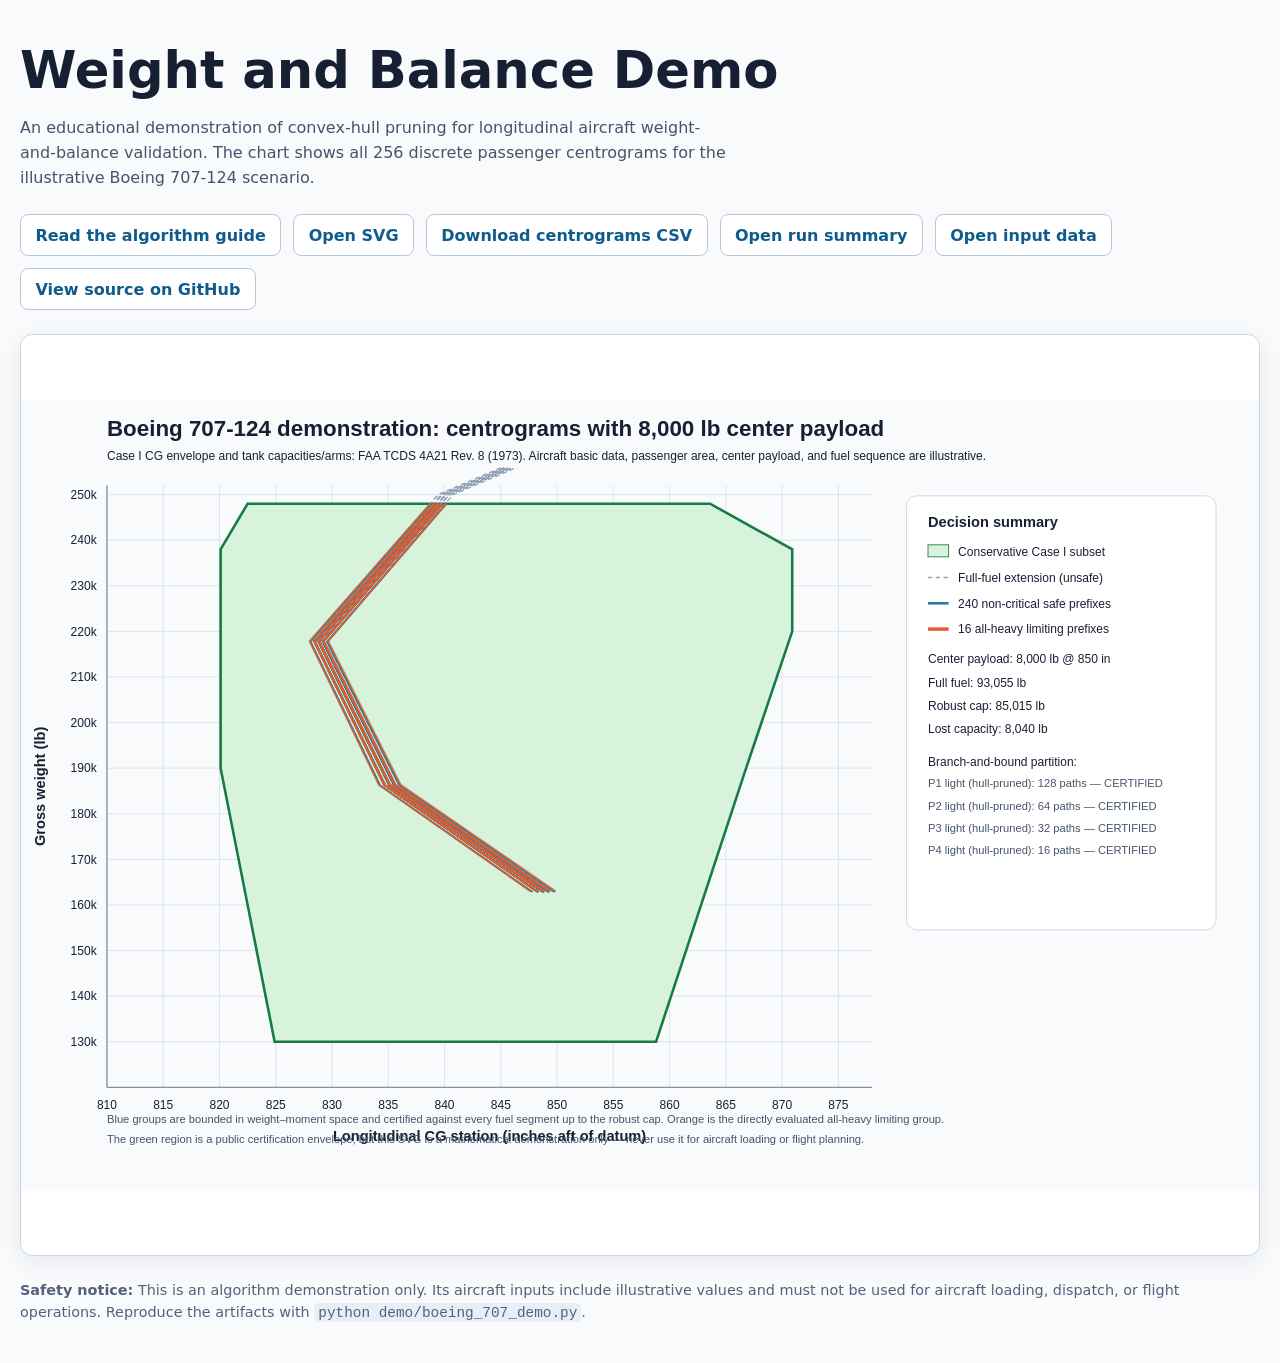
<file: index.html>
<!doctype html>
<html lang="en">
  <head>
    <meta charset="utf-8">
    <meta name="viewport" content="width=device-width, initial-scale=1">
    <title>Weight and Balance Demo</title>
    <style>
      :root { color-scheme: light; font-family: Inter, ui-sans-serif, system-ui, sans-serif; color: #172033; background: #f8fafc; }
      body { margin: 0; }
      main { max-width: 1440px; margin: 0 auto; padding: 2.5rem 1.25rem; }
      h1 { margin: 0; font-size: clamp(2rem, 5vw, 3.2rem); }
      .lede { max-width: 70ch; color: #45546b; line-height: 1.55; }
      .links { display: flex; flex-wrap: wrap; gap: .75rem; margin: 1.5rem 0; }
      .links a { border: 1px solid #b7c7d9; border-radius: .5rem; background: white; color: #0f5c8c; padding: .65rem .9rem; text-decoration: none; font-weight: 650; }
      .links a:hover { background: #edf6fb; }
      .chart { overflow: auto; border: 1px solid #cad5e3; border-radius: .75rem; background: white; box-shadow: 0 6px 24px rgb(23 32 51 / 8%); }
      object { display: block; min-width: 1000px; width: 100%; height: 920px; }
      footer { color: #52627a; font-size: .9rem; line-height: 1.5; margin-top: 1.5rem; }
      code { background: #e8eef5; border-radius: .25rem; padding: .1rem .25rem; }
    </style>
  </head>
  <body>
    <main>
      <h1>Weight and Balance Demo</h1>
      <p class="lede">An educational demonstration of convex-hull pruning for longitudinal aircraft weight-and-balance validation. The chart shows all 256 discrete passenger centrograms for the illustrative Boeing 707-124 scenario.</p>
      <nav class="links" aria-label="Demo artifacts">
        <a href="algorithms.html">Read the algorithm guide</a>
        <a href="demo/output/boeing_707_centograms.svg">Open SVG</a>
        <a href="demo/output/centrograms.csv">Download centrograms CSV</a>
        <a href="demo/output/summary.json">Open run summary</a>
        <a href="data/boeing_707_124_demo.json">Open input data</a>
        <a href="https://github.com/SiorMeir/WeightAndBalance">View source on GitHub</a>
      </nav>
      <section class="chart" aria-label="Centrogam chart">
        <object data="demo/output/boeing_707_centograms.svg" type="image/svg+xml">Your browser does not support embedded SVG. <a href="demo/output/boeing_707_centograms.svg">Open the chart directly.</a></object>
      </section>
      <footer>
        <strong>Safety notice:</strong> This is an algorithm demonstration only. Its aircraft inputs include illustrative values and must not be used for aircraft loading, dispatch, or flight operations. Reproduce the artifacts with <code>python demo/boeing_707_demo.py</code>.
      </footer>
    </main>
  </body>
</html>
</file>
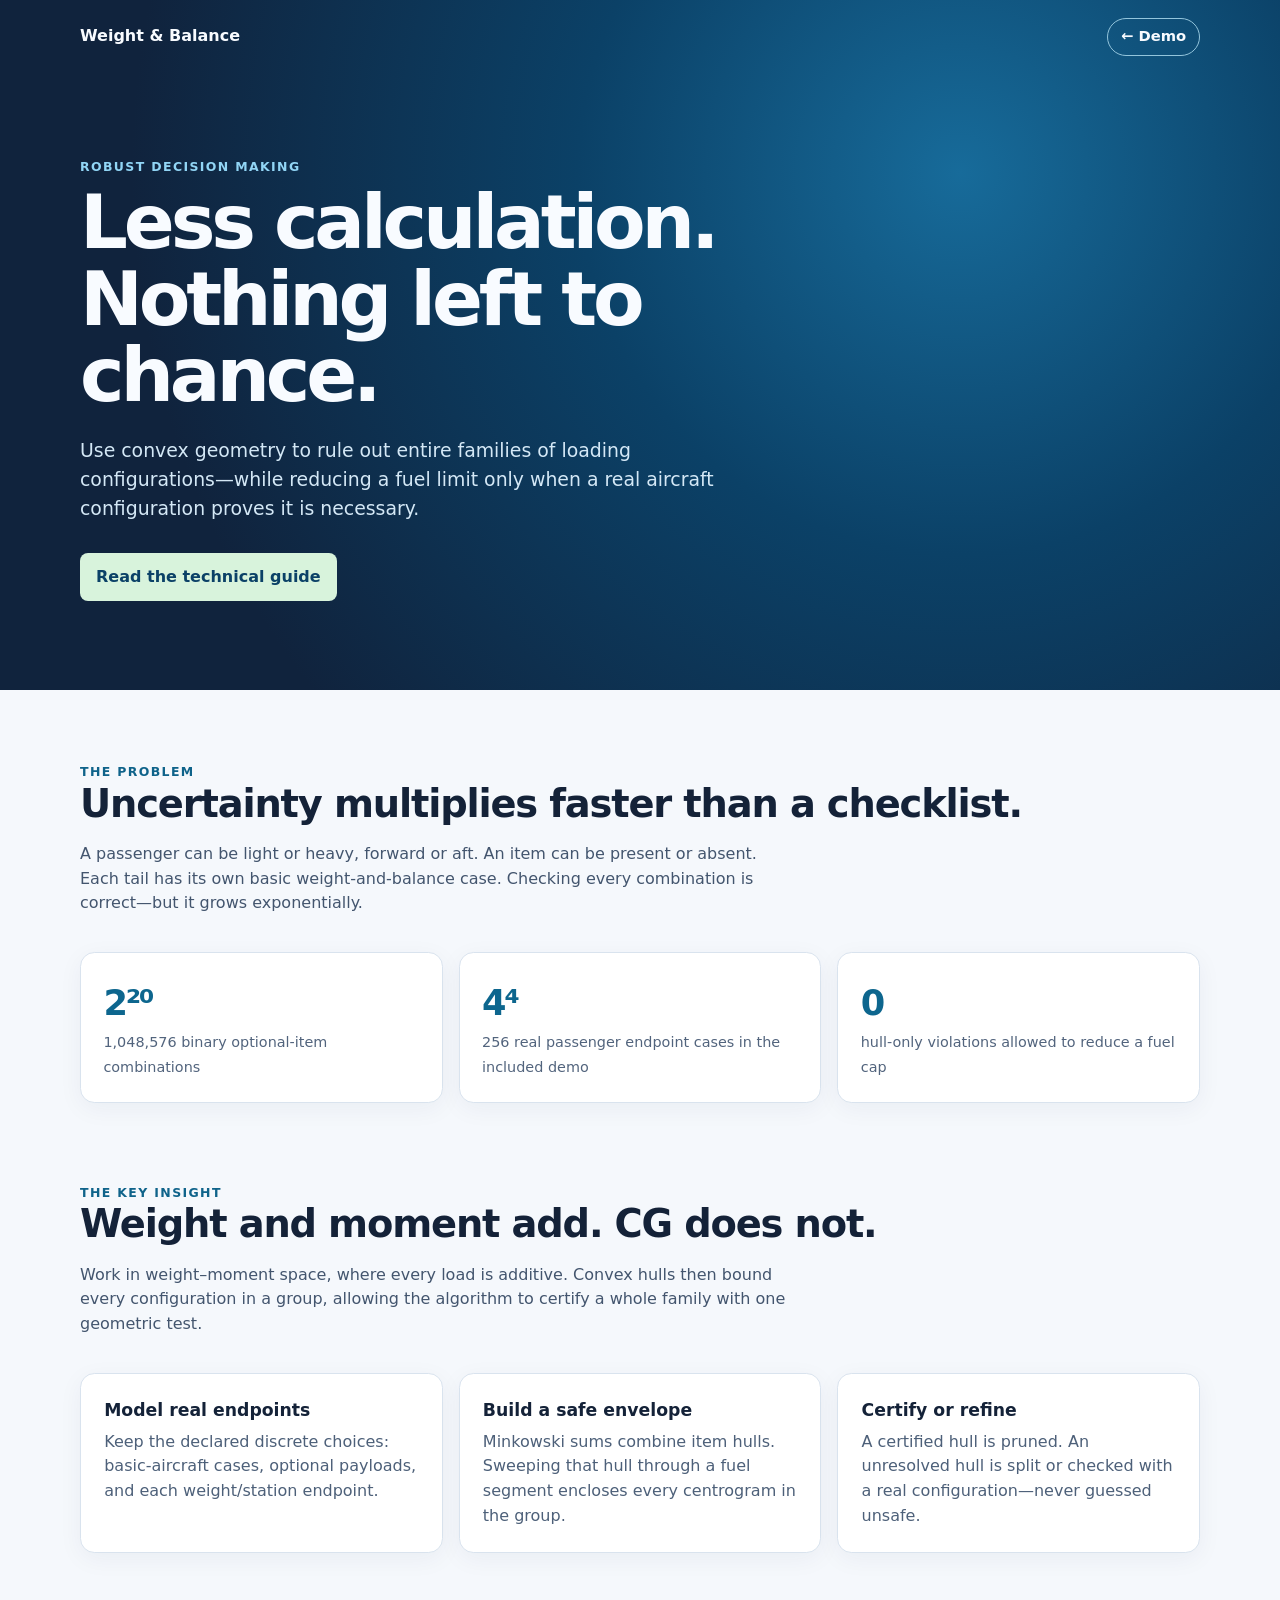
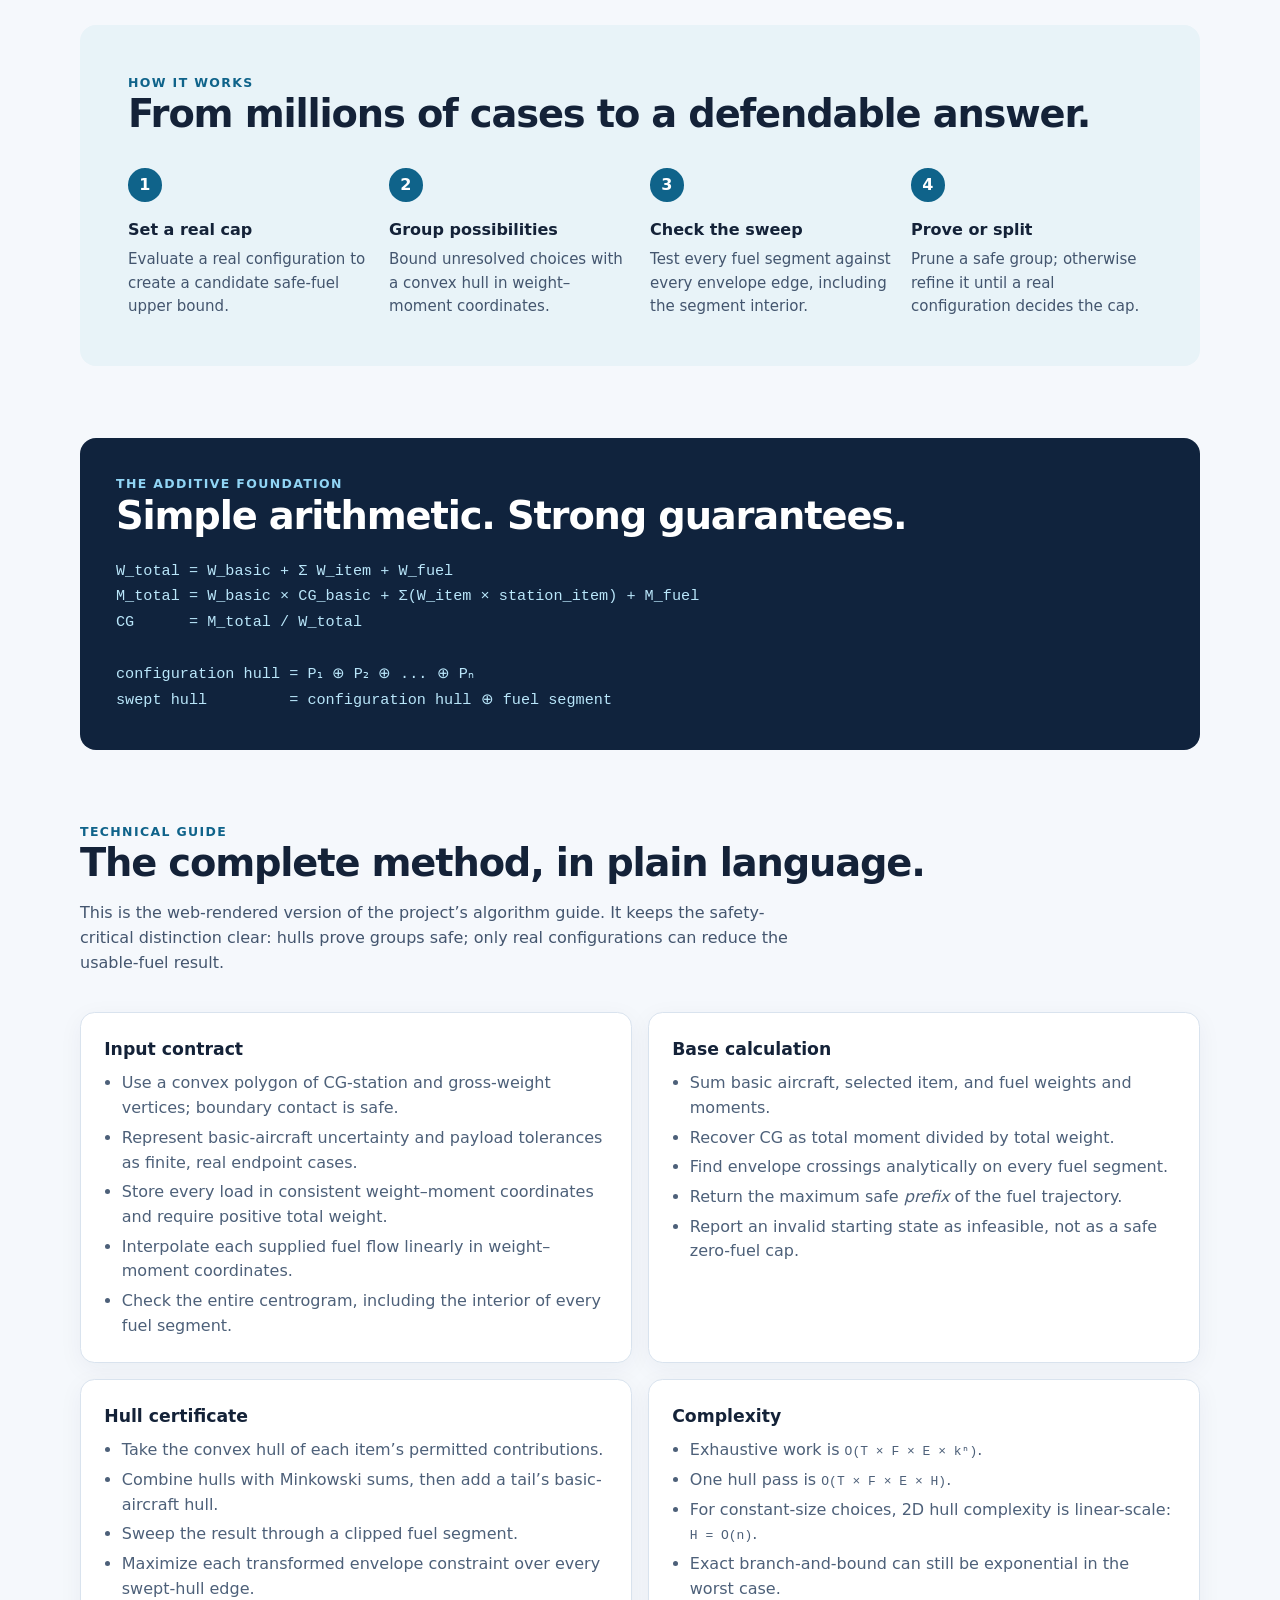
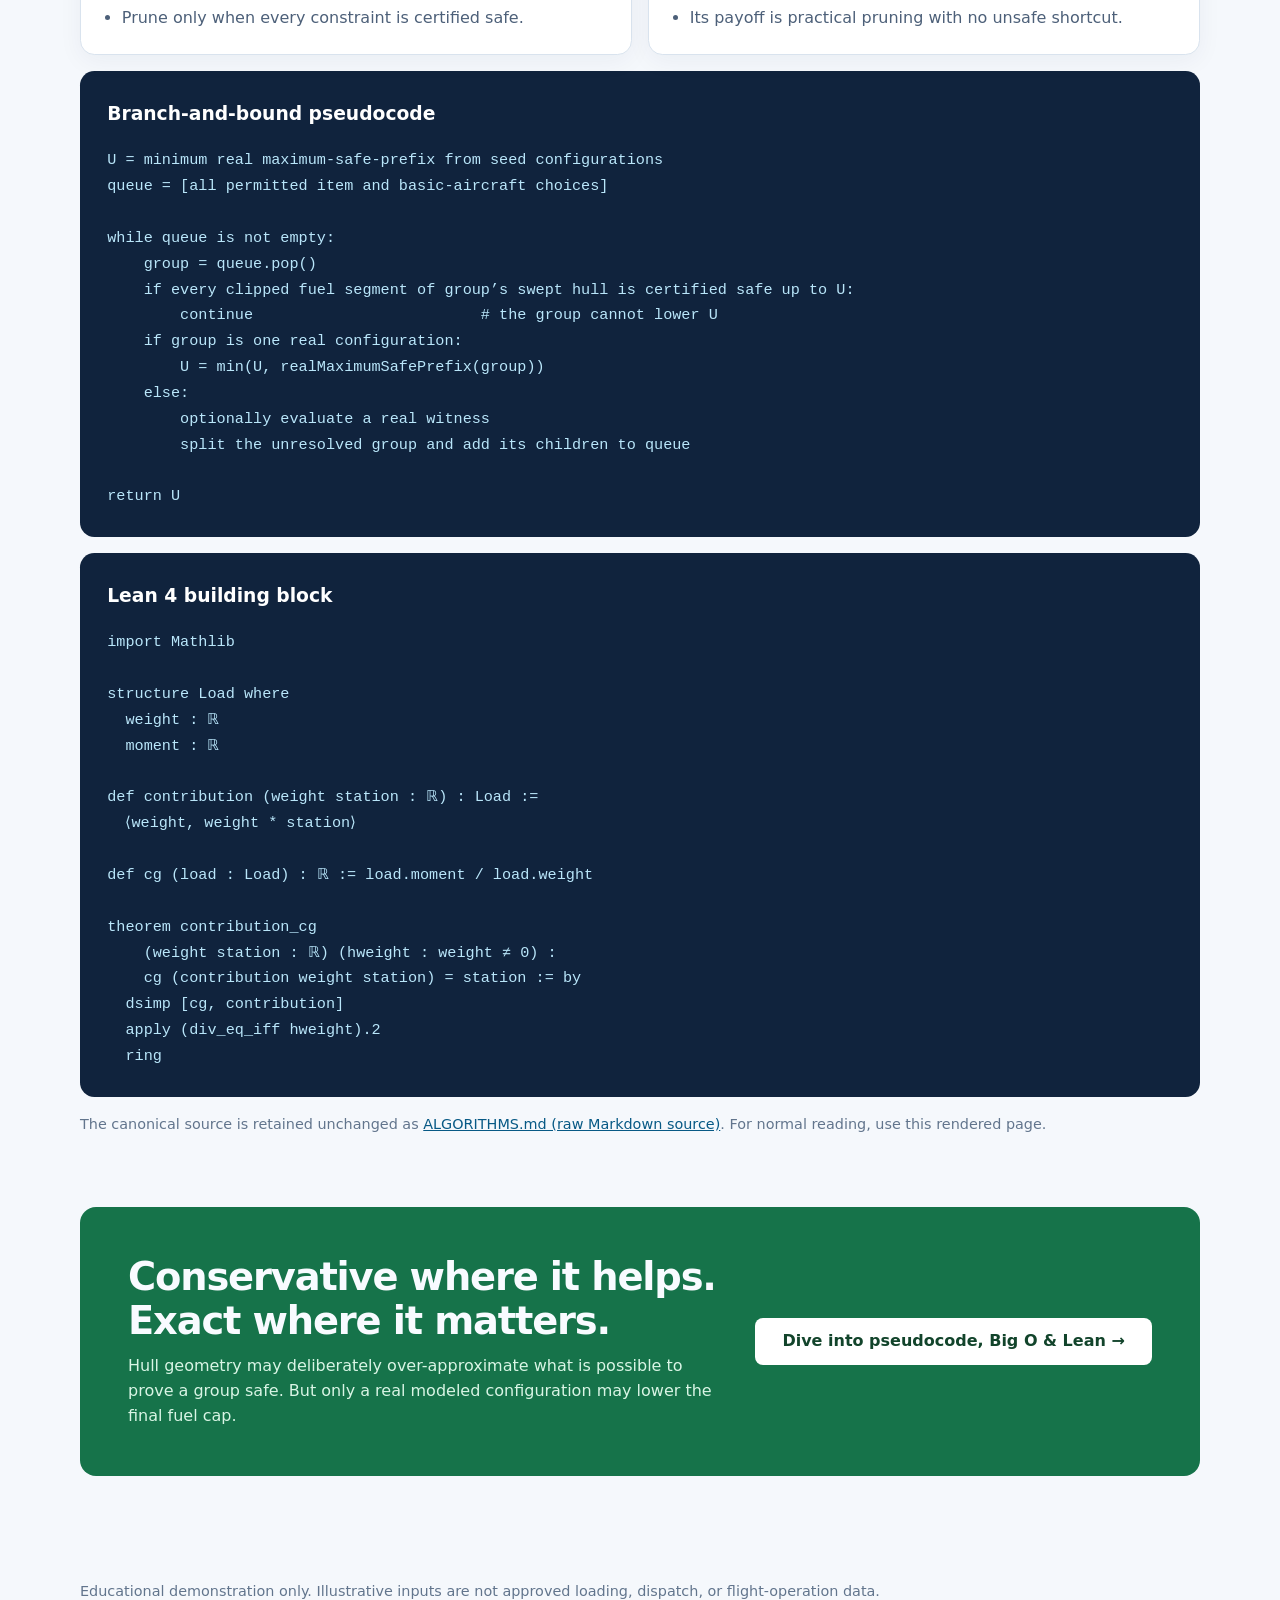
<file: algorithms.html>
<!doctype html>
<html lang="en">
  <head>
    <meta charset="utf-8">
    <meta name="viewport" content="width=device-width, initial-scale=1">
    <title>Algorithm overview · Weight and Balance</title>
    <style>
      :root { color-scheme: light; font-family: Inter, ui-sans-serif, system-ui, sans-serif; color: #142238; background: #f5f8fc; }
      * { box-sizing: border-box; }
      body { margin: 0; line-height: 1.55; }
      a { color: #075985; }
      .hero { color: #f8fbff; background: radial-gradient(circle at 75% 25%, #176b9a 0, #0b4167 35%, #10233d 76%); }
      .wrap { width: min(1120px, calc(100% - 2.5rem)); margin: 0 auto; }
      header { padding: 1.1rem 0; display: flex; justify-content: space-between; align-items: center; gap: 1rem; }
      .brand, .back { color: inherit; text-decoration: none; font-weight: 750; }
      .back { border: 1px solid #93c5dc; border-radius: 999px; padding: .42rem .8rem; font-size: .92rem; }
      .intro { padding: 5.25rem 0 5.6rem; max-width: 850px; }
      .eyebrow { letter-spacing: .11em; font-size: .78rem; text-transform: uppercase; color: #91d5f5; font-weight: 800; }
      h1 { max-width: 760px; font-size: clamp(2.5rem, 6vw, 4.7rem); letter-spacing: -.055em; line-height: 1.02; margin: .45rem 0 1.35rem; }
      .intro p { max-width: 680px; color: #d4e8f6; font-size: 1.18rem; }
      .cta { display: inline-block; margin-top: .7rem; border-radius: .5rem; padding: .7rem 1rem; color: #0b4167; background: #d8f3dc; font-weight: 750; text-decoration: none; }
      main { padding: 4.5rem 0; }
      h2 { letter-spacing: -.03em; font-size: clamp(1.75rem, 3vw, 2.45rem); line-height: 1.15; margin: 0 0 1rem; }
      .section-intro { max-width: 720px; color: #43556e; margin-bottom: 2.25rem; }
      .stats, .cards { display: grid; gap: 1rem; }
      .stats { grid-template-columns: repeat(3, 1fr); margin: 1.5rem 0 5rem; }
      .stat, .card { background: #fff; border: 1px solid #d9e3ee; border-radius: .9rem; box-shadow: 0 6px 24px rgb(19 45 70 / 5%); }
      .stat { padding: 1.4rem; }
      .stat strong { display: block; color: #0d668e; font-size: 2.2rem; letter-spacing: -.06em; }
      .stat span { color: #52647d; font-size: .9rem; }
      .cards { grid-template-columns: repeat(3, 1fr); }
      .card { padding: 1.45rem; }
      .card h3 { margin: 0 0 .35rem; font-size: 1.08rem; }
      .card p { color: #4d6079; margin: 0; }
      .flow { margin: 4.5rem 0; padding: 3rem; background: #e8f3f8; border-radius: 1rem; }
      .steps { display: grid; grid-template-columns: repeat(4, 1fr); gap: 1.25rem; margin-top: 2rem; }
      .step { position: relative; padding-top: 3.1rem; }
      .step::before { position: absolute; top: 0; left: 0; width: 2.1rem; height: 2.1rem; display: grid; place-items: center; border-radius: 50%; background: #0f638a; color: white; font-weight: 800; content: attr(data-step); }
      .step h3 { margin: 0 0 .35rem; font-size: 1rem; }
      .step p { color: #43556e; font-size: .94rem; margin: 0; }
      .math { margin: 1.5rem 0 4.5rem; background: #10233d; border-radius: 1rem; padding: 2.25rem; color: #e4f4fc; overflow: auto; }
      .math h2 { color: white; }
      pre { color: #b9e6fa; font: .95rem/1.7 ui-monospace, SFMono-Regular, Consolas, monospace; margin: 1.3rem 0 0; }
      .technical { margin: 4.5rem 0; }
      .technical-grid { display: grid; grid-template-columns: 1fr 1fr; gap: 1rem; }
      .technical .card { min-height: 100%; }
      .technical ul { color: #4d6079; margin: .55rem 0 0; padding-left: 1.1rem; }
      .technical li + li { margin-top: .3rem; }
      .code-card { margin-top: 1rem; padding: 1.7rem; border-radius: .9rem; background: #10233d; overflow: auto; }
      .code-card h3 { color: white; margin: 0; }
      .code-card pre { margin-bottom: 0; }
      .source { margin-top: 1rem; color: #62758d; font-size: .9rem; }
      .promise { display: grid; grid-template-columns: 1.2fr .8fr; align-items: center; gap: 2rem; padding: 3rem; color: #f8fbff; background: #16734a; border-radius: 1rem; }
      .promise h2 { margin-bottom: .65rem; }
      .promise p { margin: 0; color: #d9f5e5; }
      .promise a { display: inline-block; text-align: center; color: #12442b; background: white; border-radius: .5rem; padding: .7rem 1rem; font-weight: 750; text-decoration: none; }
      footer { padding: 2rem 0 3rem; color: #62758d; font-size: .9rem; }
      @media (max-width: 760px) { .stats, .cards, .steps, .promise { grid-template-columns: 1fr; } .flow, .promise { padding: 1.6rem; } .intro { padding: 3.7rem 0; } }
    </style>
  </head>
  <body>
    <section class="hero">
      <div class="wrap">
        <header>
          <a class="brand" href="index.html">Weight &amp; Balance</a>
          <a class="back" href="index.html">← Demo</a>
        </header>
        <div class="intro">
          <div class="eyebrow">Robust decision making</div>
          <h1>Less calculation.<br>Nothing left to chance.</h1>
          <p>Use convex geometry to rule out entire families of loading configurations—while reducing a fuel limit only when a real aircraft configuration proves it is necessary.</p>
          <a class="cta" href="#technical-guide">Read the technical guide</a>
        </div>
      </div>
    </section>
    <main class="wrap">
      <section>
        <div class="eyebrow" style="color:#0f638a">The problem</div>
        <h2>Uncertainty multiplies faster than a checklist.</h2>
        <p class="section-intro">A passenger can be light or heavy, forward or aft. An item can be present or absent. Each tail has its own basic weight-and-balance case. Checking every combination is correct—but it grows exponentially.</p>
        <div class="stats">
          <div class="stat"><strong>2²⁰</strong><span>1,048,576 binary optional-item combinations</span></div>
          <div class="stat"><strong>4⁴</strong><span>256 real passenger endpoint cases in the included demo</span></div>
          <div class="stat"><strong>0</strong><span>hull-only violations allowed to reduce a fuel cap</span></div>
        </div>
      </section>
      <section>
        <div class="eyebrow" style="color:#0f638a">The key insight</div>
        <h2>Weight and moment add. CG does not.</h2>
        <p class="section-intro">Work in weight–moment space, where every load is additive. Convex hulls then bound every configuration in a group, allowing the algorithm to certify a whole family with one geometric test.</p>
        <div class="cards">
          <article class="card"><h3>Model real endpoints</h3><p>Keep the declared discrete choices: basic-aircraft cases, optional payloads, and each weight/station endpoint.</p></article>
          <article class="card"><h3>Build a safe envelope</h3><p>Minkowski sums combine item hulls. Sweeping that hull through a fuel segment encloses every centrogram in the group.</p></article>
          <article class="card"><h3>Certify or refine</h3><p>A certified hull is pruned. An unresolved hull is split or checked with a real configuration—never guessed unsafe.</p></article>
        </div>
      </section>
      <section class="flow">
        <div class="eyebrow" style="color:#0f638a">How it works</div>
        <h2>From millions of cases to a defendable answer.</h2>
        <div class="steps">
          <article class="step" data-step="1"><h3>Set a real cap</h3><p>Evaluate a real configuration to create a candidate safe-fuel upper bound.</p></article>
          <article class="step" data-step="2"><h3>Group possibilities</h3><p>Bound unresolved choices with a convex hull in weight–moment coordinates.</p></article>
          <article class="step" data-step="3"><h3>Check the sweep</h3><p>Test every fuel segment against every envelope edge, including the segment interior.</p></article>
          <article class="step" data-step="4"><h3>Prove or split</h3><p>Prune a safe group; otherwise refine it until a real configuration decides the cap.</p></article>
        </div>
      </section>
      <section class="math">
        <div class="eyebrow">The additive foundation</div>
        <h2>Simple arithmetic. Strong guarantees.</h2>
        <pre>W_total = W_basic + Σ W_item + W_fuel
M_total = W_basic × CG_basic + Σ(W_item × station_item) + M_fuel
CG      = M_total / W_total

configuration hull = P₁ ⊕ P₂ ⊕ ... ⊕ Pₙ
swept hull         = configuration hull ⊕ fuel segment</pre>
      </section>
      <section class="technical" id="technical-guide">
        <div class="eyebrow" style="color:#0f638a">Technical guide</div>
        <h2>The complete method, in plain language.</h2>
        <p class="section-intro">This is the web-rendered version of the project’s algorithm guide. It keeps the safety-critical distinction clear: hulls prove groups safe; only real configurations can reduce the usable-fuel result.</p>
        <div class="technical-grid">
          <article class="card"><h3>Input contract</h3><ul><li>Use a convex polygon of CG-station and gross-weight vertices; boundary contact is safe.</li><li>Represent basic-aircraft uncertainty and payload tolerances as finite, real endpoint cases.</li><li>Store every load in consistent weight–moment coordinates and require positive total weight.</li><li>Interpolate each supplied fuel flow linearly in weight–moment coordinates.</li><li>Check the entire centrogram, including the interior of every fuel segment.</li></ul></article>
          <article class="card"><h3>Base calculation</h3><ul><li>Sum basic aircraft, selected item, and fuel weights and moments.</li><li>Recover CG as total moment divided by total weight.</li><li>Find envelope crossings analytically on every fuel segment.</li><li>Return the maximum safe <em>prefix</em> of the fuel trajectory.</li><li>Report an invalid starting state as infeasible, not as a safe zero-fuel cap.</li></ul></article>
          <article class="card"><h3>Hull certificate</h3><ul><li>Take the convex hull of each item’s permitted contributions.</li><li>Combine hulls with Minkowski sums, then add a tail’s basic-aircraft hull.</li><li>Sweep the result through a clipped fuel segment.</li><li>Maximize each transformed envelope constraint over every swept-hull edge.</li><li>Prune only when every constraint is certified safe.</li></ul></article>
          <article class="card"><h3>Complexity</h3><ul><li>Exhaustive work is <code>O(T × F × E × kⁿ)</code>.</li><li>One hull pass is <code>O(T × F × E × H)</code>.</li><li>For constant-size choices, 2D hull complexity is linear-scale: <code>H = O(n)</code>.</li><li>Exact branch-and-bound can still be exponential in the worst case.</li><li>Its payoff is practical pruning with no unsafe shortcut.</li></ul></article>
        </div>
        <article class="code-card">
          <h3>Branch-and-bound pseudocode</h3>
          <pre>U = minimum real maximum-safe-prefix from seed configurations
queue = [all permitted item and basic-aircraft choices]

while queue is not empty:
    group = queue.pop()
    if every clipped fuel segment of group’s swept hull is certified safe up to U:
        continue                         # the group cannot lower U
    if group is one real configuration:
        U = min(U, realMaximumSafePrefix(group))
    else:
        optionally evaluate a real witness
        split the unresolved group and add its children to queue

return U</pre>
        </article>
        <article class="code-card">
          <h3>Lean 4 building block</h3>
          <pre>import Mathlib

structure Load where
  weight : ℝ
  moment : ℝ

def contribution (weight station : ℝ) : Load :=
  ⟨weight, weight * station⟩

def cg (load : Load) : ℝ := load.moment / load.weight

theorem contribution_cg
    (weight station : ℝ) (hweight : weight ≠ 0) :
    cg (contribution weight station) = station := by
  dsimp [cg, contribution]
  apply (div_eq_iff hweight).2
  ring</pre>
        </article>
        <p class="source">The canonical source is retained unchanged as <a href="ALGORITHMS.md">ALGORITHMS.md (raw Markdown source)</a>. For normal reading, use this rendered page.</p>
      </section>
      <section class="promise">
        <div><h2>Conservative where it helps. Exact where it matters.</h2><p>Hull geometry may deliberately over-approximate what is possible to prove a group safe. But only a real modeled configuration may lower the final fuel cap.</p></div>
        <a href="#technical-guide">Dive into pseudocode, Big O &amp; Lean →</a>
      </section>
    </main>
    <footer class="wrap">Educational demonstration only. Illustrative inputs are not approved loading, dispatch, or flight-operation data.</footer>
  </body>
</html>
</file>
